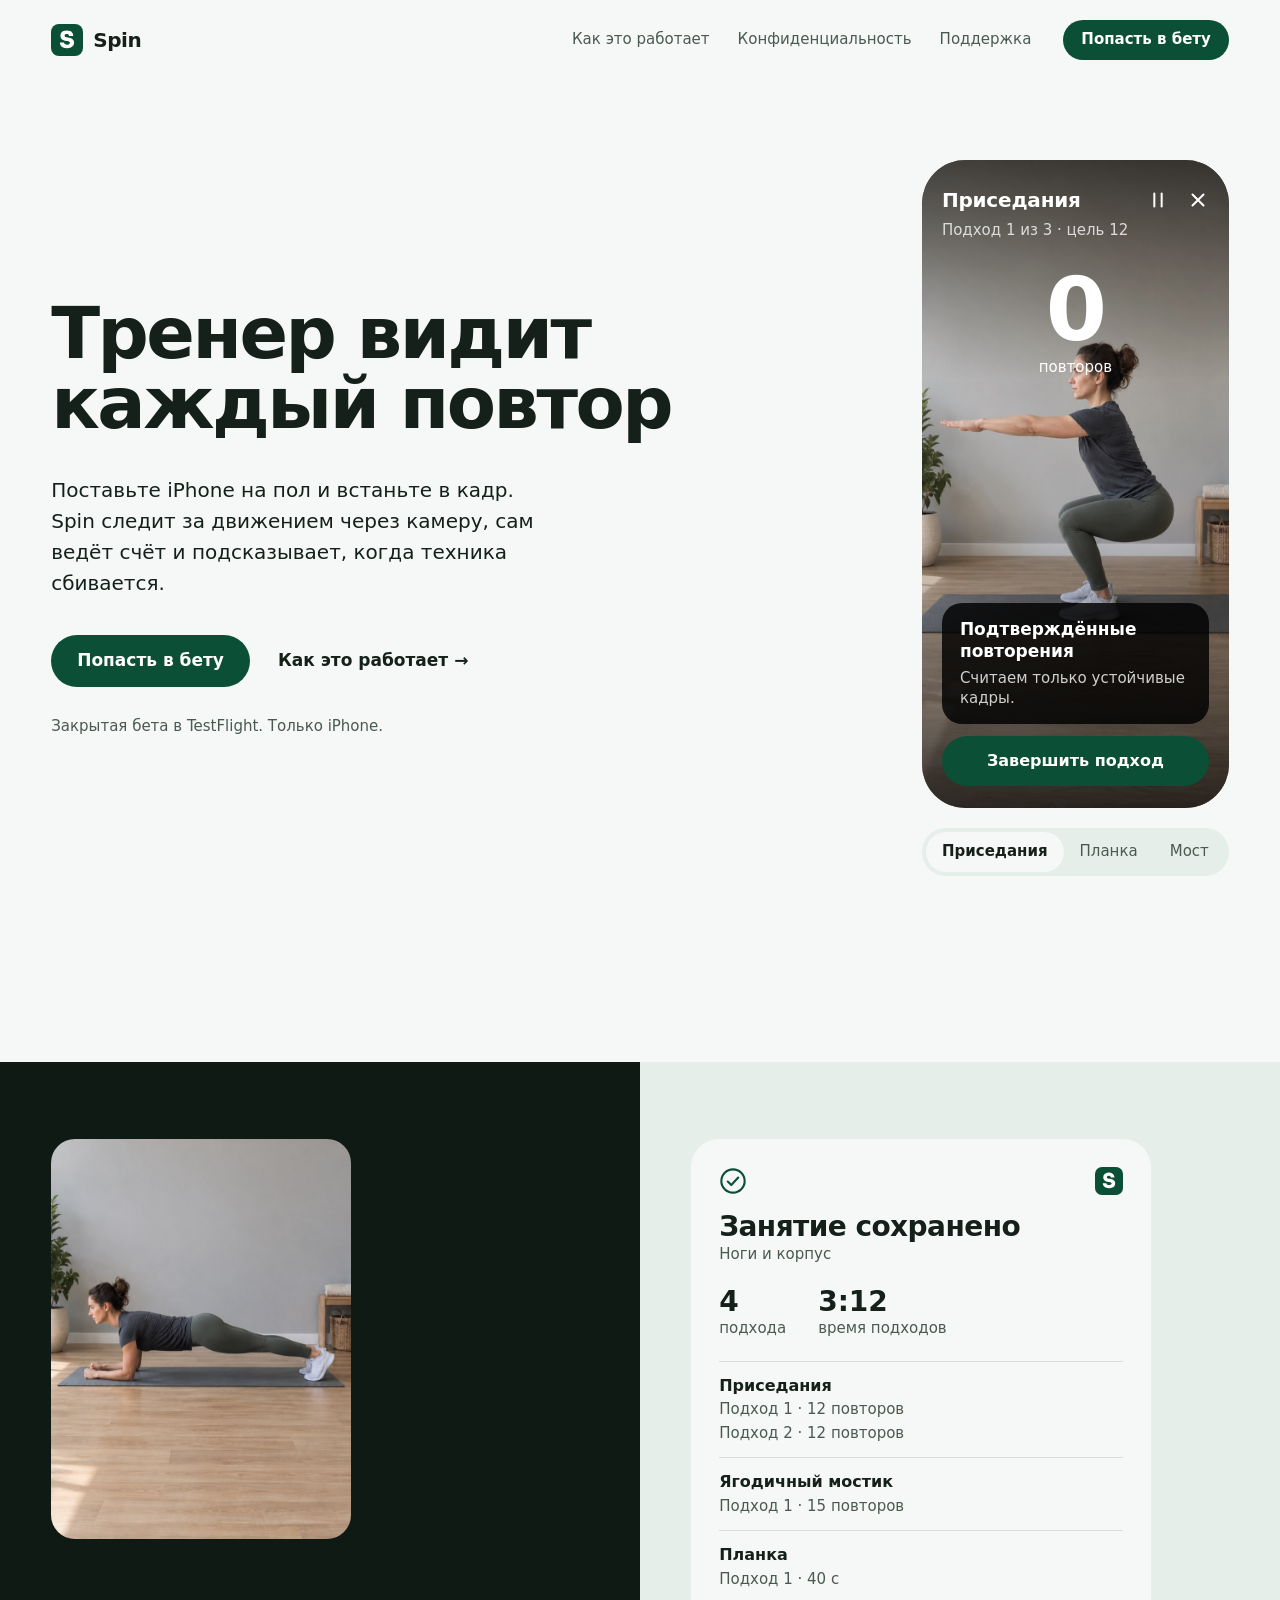
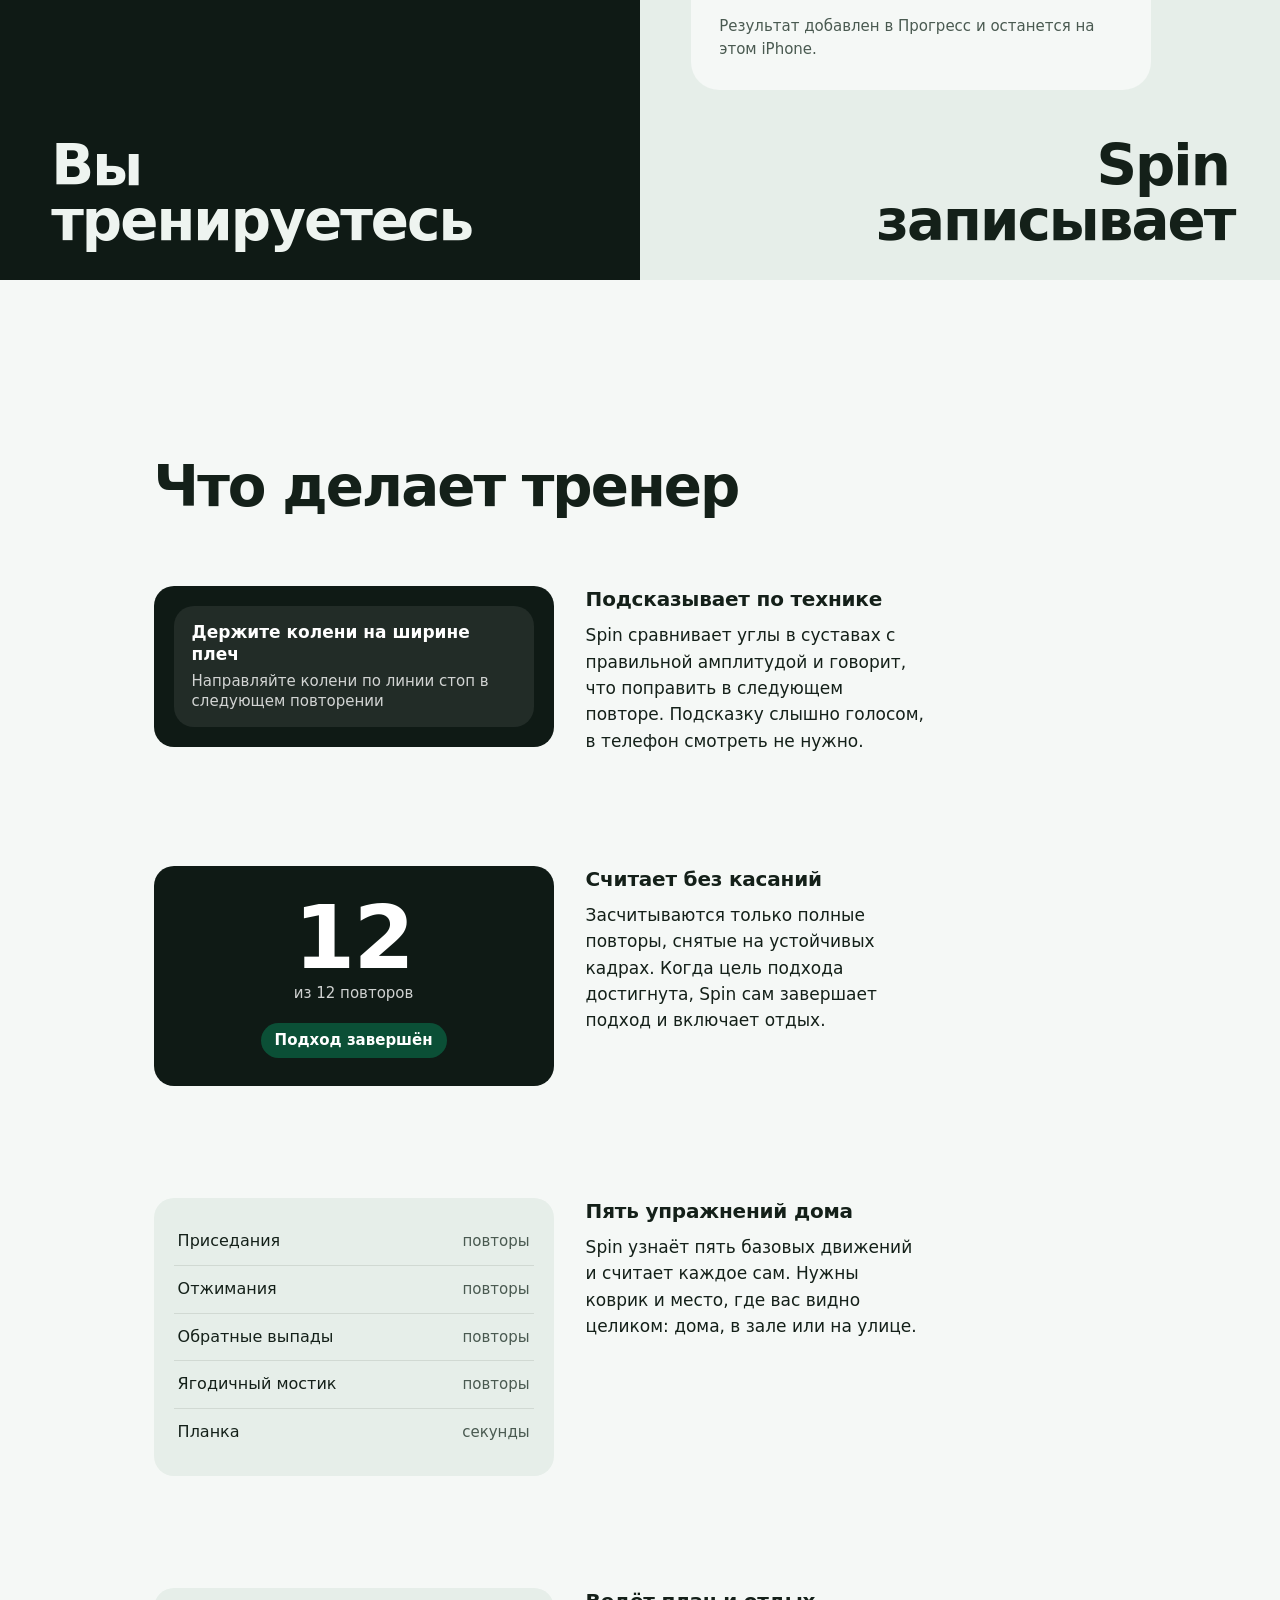
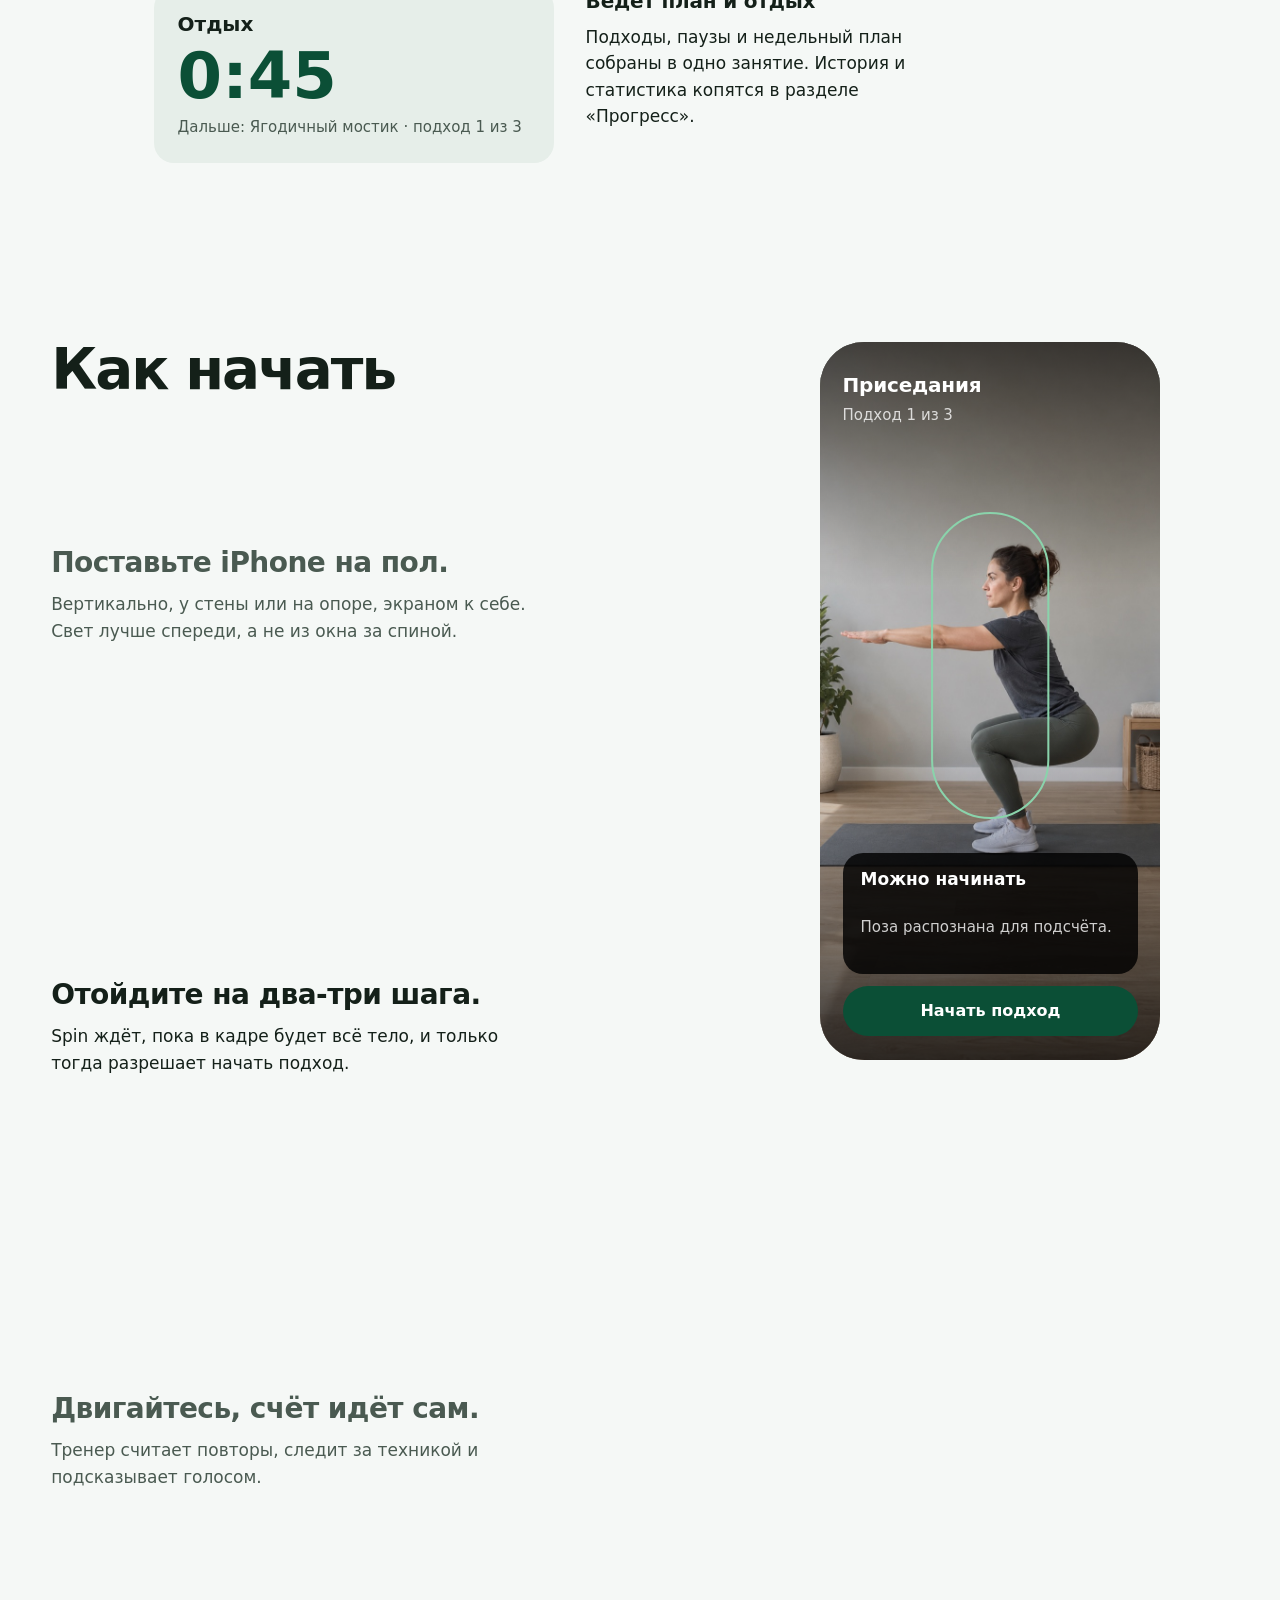
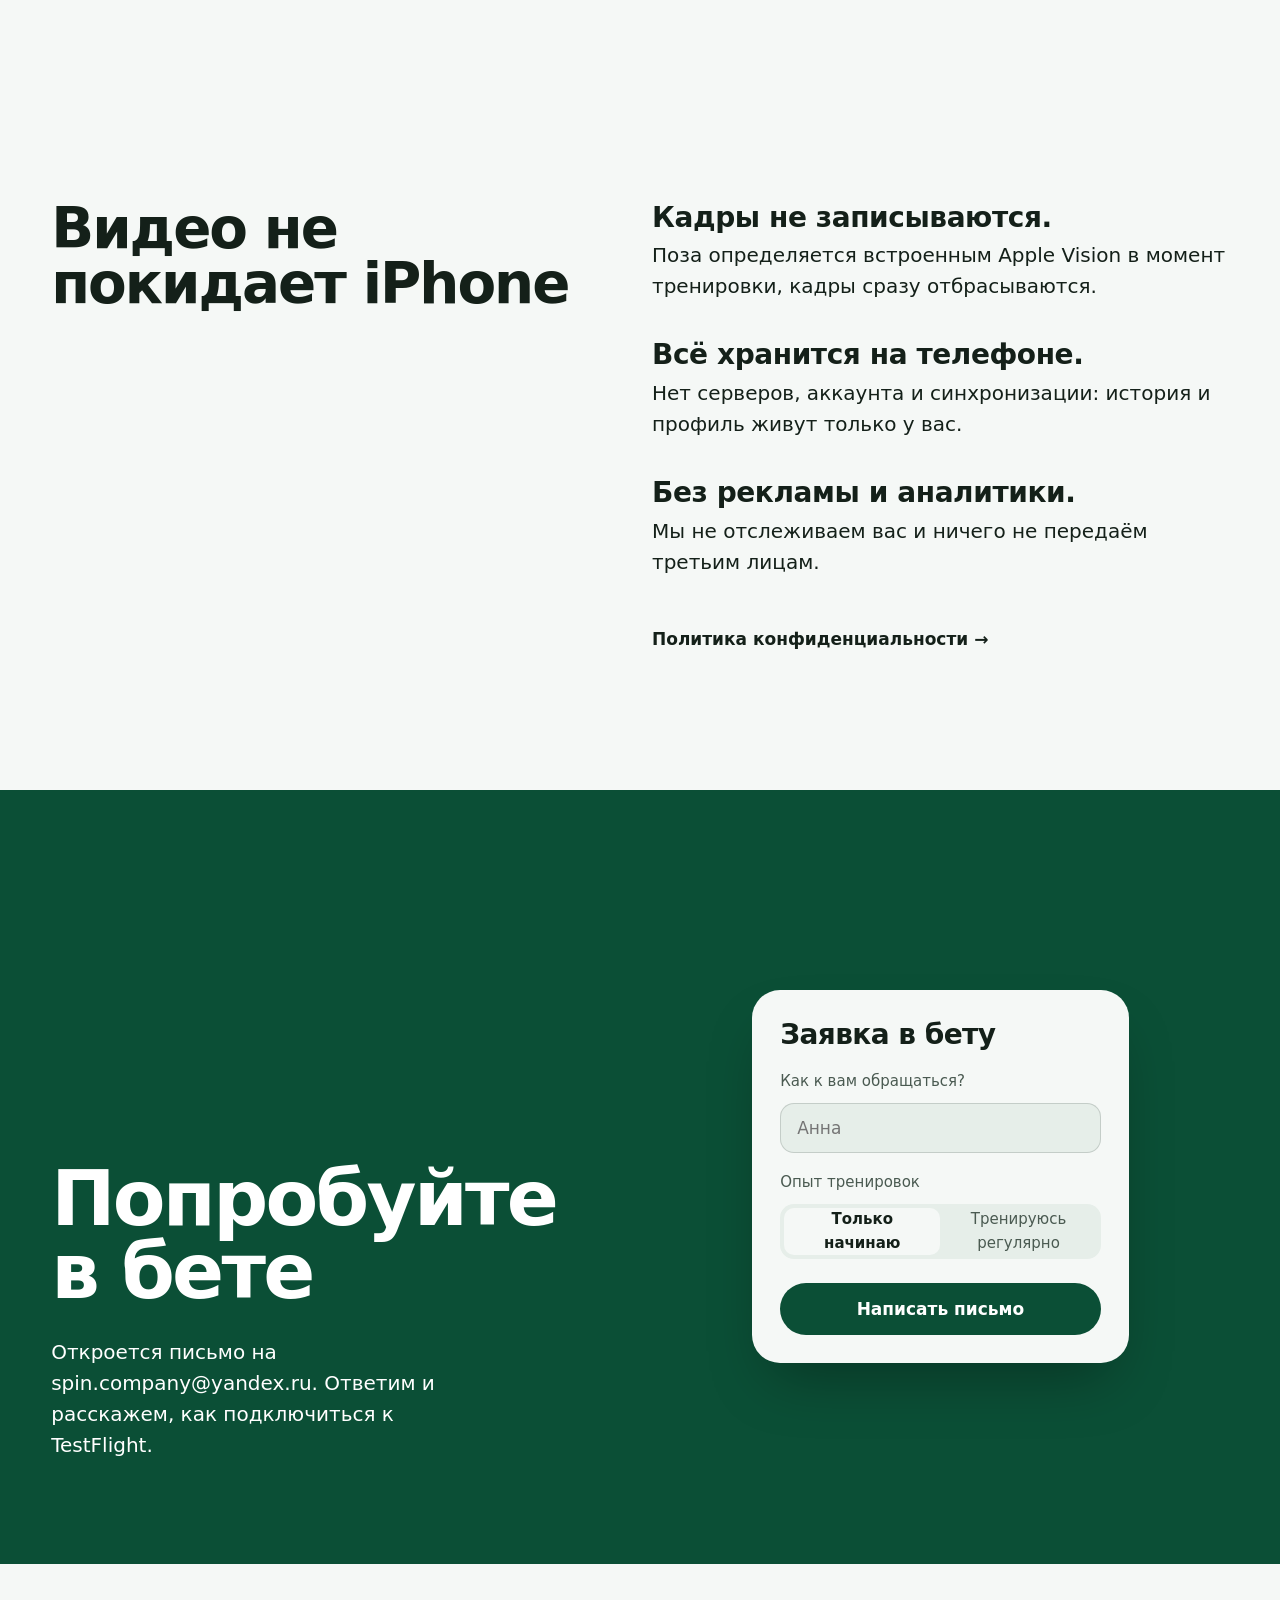
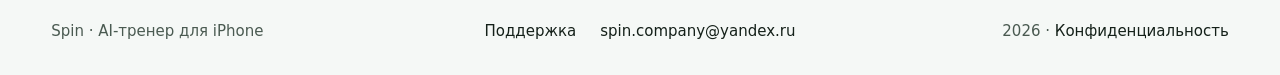
<file: index.html>
<!doctype html>
<html lang="ru">
<head>
<meta charset="utf-8">
<meta name="viewport" content="width=device-width, initial-scale=1, viewport-fit=cover">
<title>Spin — персональный AI-тренер</title>
<meta name="description" content="Spin — персональный AI-тренер: следит за движением через камеру iPhone, сам считает повторы и подсказывает по технике.">
<meta name="theme-color" content="#f5f8f6" media="(prefers-color-scheme: light)">
<meta name="theme-color" content="#0f1512" media="(prefers-color-scheme: dark)">
<link rel="icon" href="assets/icon.svg" type="image/svg+xml">
<link rel="preload" as="image" href="assets/img/camera-squat.jpg">
<link rel="stylesheet" href="assets/home.css">
<script>document.documentElement.classList.add('js')</script>
</head>
<body>

<header class="bar">
  <a class="wordmark" href="./"><img src="assets/icon.svg" alt="" width="32" height="32"><span>Spin</span></a>
  <nav aria-label="Разделы">
    <a href="#how">Как это работает</a>
    <a href="privacy/">Конфиденциальность</a>
    <a href="support/">Поддержка</a>
  </nav>
  <a class="button button-small" href="#beta">Попасть в бету</a>
</header>

<main>

<!-- Hero: the claim on the left, the working camera screen on the right. -->
<section class="hero" aria-labelledby="hero-title">
  <div class="hero-copy">
    <h1 id="hero-title" class="reveal">Тренер видит<br> каждый повтор</h1>
    <p class="hero-lede reveal">Поставьте iPhone на пол и встаньте в кадр. Spin следит за движением через камеру, сам ведёт счёт и подсказывает, когда техника сбивается.</p>
    <div class="hero-actions reveal">
      <a class="button" href="#beta">Попасть в бету</a>
      <a class="text-link" href="#how">Как это работает <span aria-hidden="true">→</span></a>
    </div>
    <p class="hero-note reveal">Закрытая бета в TestFlight. Только iPhone.</p>
  </div>

  <div class="hero-stage">
    <div class="phone" data-ui data-demo aria-label="Экран тренировки Spin: камера, счёт повторов и подсказка" role="img">
      <div class="phone-photos" aria-hidden="true">
        <img class="is-active" data-photo="squat" src="assets/img/camera-squat.jpg" alt="" width="720" height="1555" fetchpriority="high">
        <img data-photo="plank" src="assets/img/camera-plank.jpg" alt="" width="720" height="1556" loading="lazy">
        <img data-photo="bridge" src="assets/img/camera-bridge.jpg" alt="" width="720" height="1556" loading="lazy">
      </div>
      <div class="phone-scrim" aria-hidden="true"></div>
      <div class="phone-ui" aria-hidden="true">
        <div class="phone-head">
          <div><b data-field="title">Приседания</b><span data-field="subtitle">Подход 1 из 3 · цель 12</span></div>
          <div class="phone-icons">
            <svg viewBox="0 0 24 24" width="22" height="22"><path d="M8 5v14M16 5v14" stroke="currentColor" stroke-width="2.2" stroke-linecap="round"/></svg>
            <svg viewBox="0 0 24 24" width="22" height="22"><path d="M6 6l12 12M18 6L6 18" stroke="currentColor" stroke-width="2.2" stroke-linecap="round"/></svg>
          </div>
        </div>
        <div class="phone-metric">
          <span class="metric-value"><span class="digits" data-field="value">0</span></span>
          <span class="metric-unit" data-field="unit">повторов</span>
        </div>
        <div class="phone-foot">
          <div class="cue" data-field="cue">
            <b data-field="cueTitle">Подтверждённые повторения</b>
            <span data-field="cueMessage">Считаем только устойчивые кадры.</span>
          </div>
          <span class="phone-button">Завершить подход</span>
        </div>
      </div>
    </div>
    <div class="switch" role="group" aria-label="Упражнение в примере">
      <button type="button" aria-pressed="true" data-exercise="squat">Приседания</button>
      <button type="button" aria-pressed="false" data-exercise="plank">Планка</button>
      <button type="button" aria-pressed="false" data-exercise="bridge">Мост</button>
    </div>
  </div>
</section>

<!-- Showcase: what the camera sees, and what Spin keeps from it. -->
<section class="split" aria-labelledby="split-title">
  <h2 id="split-title" class="visually-hidden">Вы тренируетесь, Spin записывает</h2>
  <div class="split-in">
    <figure class="split-photo reveal">
      <img src="assets/img/camera-plank.jpg" alt="Человек держит планку на коврике дома, телефон снимает сбоку" width="720" height="1556" loading="lazy">
    </figure>
    <p class="split-word reveal" aria-hidden="true">Вы тренируетесь</p>
  </div>
  <div class="split-out">
    <p class="split-word reveal" aria-hidden="true">Spin записывает</p>
    <div class="result reveal" data-ui>
      <div class="result-head">
        <svg viewBox="0 0 24 24" width="28" height="28" aria-hidden="true"><circle cx="12" cy="12" r="10" fill="none" stroke="currentColor" stroke-width="1.8"/><path d="M7.5 12.5l3 3 6-6.5" fill="none" stroke="currentColor" stroke-width="1.8" stroke-linecap="round" stroke-linejoin="round"/></svg>
        <img src="assets/icon.svg" alt="" width="28" height="28">
      </div>
      <p class="result-title">Занятие сохранено</p>
      <p class="result-sub">Ноги и корпус</p>
      <dl class="result-stats">
        <div><dt>подхода</dt><dd>4</dd></div>
        <div><dt>время подходов</dt><dd>3:12</dd></div>
      </dl>
      <ul class="result-rows">
        <li><b>Приседания</b><span>Подход 1 · 12 повторов</span><span>Подход 2 · 12 повторов</span></li>
        <li><b>Ягодичный мостик</b><span>Подход 1 · 15 повторов</span></li>
        <li><b>Планка</b><span>Подход 1 · 40 с</span></li>
      </ul>
      <p class="result-note">Результат добавлен в Прогресс и останется на этом iPhone.</p>
    </div>
  </div>
</section>

<!-- Features: one small true fragment beside each claim. -->
<section class="features" aria-labelledby="features-title">
  <h2 id="features-title" class="reveal">Что делает тренер</h2>

  <article class="feature">
    <div class="panel panel-dark reveal" data-ui>
      <div class="cue cue-static">
        <b>Держите колени на ширине плеч</b>
        <span>Направляйте колени по линии стоп в следующем повторении</span>
      </div>
    </div>
    <div class="feature-text reveal">
      <h3>Подсказывает по технике</h3>
      <p>Spin сравнивает углы в суставах с правильной амплитудой и говорит, что поправить в следующем повторе. Подсказку слышно голосом, в телефон смотреть не нужно.</p>
    </div>
  </article>

  <article class="feature">
    <div class="panel panel-dark panel-tall reveal" data-ui>
      <div class="mini-metric"><span>12</span><small>из 12 повторов</small></div>
      <p class="mini-note">Подход завершён</p>
    </div>
    <div class="feature-text reveal">
      <h3>Считает без касаний</h3>
      <p>Засчитываются только полные повторы, снятые на устойчивых кадрах. Когда цель подхода достигнута, Spin сам завершает подход и включает отдых.</p>
    </div>
  </article>

  <article class="feature">
    <div class="panel reveal" data-ui>
      <ul class="list">
        <li><span>Приседания</span><small>повторы</small></li>
        <li><span>Отжимания</span><small>повторы</small></li>
        <li><span>Обратные выпады</span><small>повторы</small></li>
        <li><span>Ягодичный мостик</span><small>повторы</small></li>
        <li><span>Планка</span><small>секунды</small></li>
      </ul>
    </div>
    <div class="feature-text reveal">
      <h3>Пять упражнений дома</h3>
      <p>Spin узнаёт пять базовых движений и считает каждое сам. Нужны коврик и место, где вас видно целиком: дома, в зале или на улице.</p>
    </div>
  </article>

  <article class="feature">
    <div class="panel reveal" data-ui>
      <div class="rest">
        <b>Отдых</b>
        <span class="rest-time" data-rest>0:45</span>
        <small>Дальше: Ягодичный мостик · подход 1 из 3</small>
      </div>
    </div>
    <div class="feature-text reveal">
      <h3>Ведёт план и отдых</h3>
      <p>Подходы, паузы и недельный план собраны в одно занятие. История и статистика копятся в разделе «Прогресс».</p>
    </div>
  </article>
</section>

<!-- How it works: the phone stays put while three steps change its state. -->
<section class="how" id="how" aria-labelledby="how-title">
  <div class="how-steps">
    <h2 id="how-title" class="reveal">Как начать</h2>
    <div class="step is-active" data-step="0">
      <h3>Поставьте iPhone на пол.</h3>
      <p>Вертикально, у стены или на опоре, экраном к себе. Свет лучше спереди, а не из окна за спиной.</p>
    </div>
    <div class="step" data-step="1">
      <h3>Отойдите на два-три шага.</h3>
      <p>Spin ждёт, пока в кадре будет всё тело, и только тогда разрешает начать подход.</p>
    </div>
    <div class="step" data-step="2">
      <h3>Двигайтесь, счёт идёт сам.</h3>
      <p>Тренер считает повторы, следит за техникой и подсказывает голосом.</p>
    </div>
  </div>
  <div class="how-stage">
    <div class="phone phone-small" data-ui data-state="0" aria-hidden="true">
      <div class="phone-photos"><img class="is-active" src="assets/img/camera-squat.jpg" alt="" width="720" height="1555" loading="lazy"></div>
      <div class="phone-scrim"></div>
      <div class="phone-ui">
        <div class="phone-head"><div><b>Приседания</b><span>Подход 1 из 3</span></div></div>
        <div class="how-guide"></div>
        <div class="phone-metric how-live"><span class="metric-value">3</span><span class="metric-unit">повтора</span></div>
        <div class="phone-foot">
          <div class="cue how-cue" data-for="0"><b>Займите исходное положение</b><span>Проверьте положение телефона и границы кадра.</span></div>
          <div class="cue how-cue" data-for="1"><b>Можно начинать</b><span>Поза распознана для подсчёта.</span></div>
          <div class="cue how-cue" data-for="2"><b>Подтверждённые повторения</b><span>Считаем только устойчивые кадры.</span></div>
          <span class="phone-button">Начать подход</span>
        </div>
      </div>
    </div>
  </div>
</section>

<!-- Privacy: a fact the visitor should take away, stated plainly. -->
<section class="private" aria-labelledby="private-title">
  <h2 id="private-title" class="reveal">Видео не покидает iPhone</h2>
  <ul class="private-list">
    <li class="reveal"><b>Кадры не записываются.</b> Поза определяется встроенным Apple Vision в момент тренировки, кадры сразу отбрасываются.</li>
    <li class="reveal"><b>Всё хранится на телефоне.</b> Нет серверов, аккаунта и синхронизации: история и профиль живут только у вас.</li>
    <li class="reveal"><b>Без рекламы и аналитики.</b> Мы не отслеживаем вас и ничего не передаём третьим лицам.</li>
  </ul>
  <p class="reveal"><a class="text-link" href="privacy/">Политика конфиденциальности <span aria-hidden="true">→</span></a></p>
</section>

<!-- CTA: the beta request, already open. -->
<section class="beta" id="beta" aria-labelledby="beta-title">
  <div class="beta-copy">
    <h2 id="beta-title" class="reveal">Попробуйте в бете</h2>
    <p class="reveal">Откроется письмо на spin.company@yandex.ru. Ответим и расскажем, как подключиться к TestFlight.</p>
  </div>
  <form class="sheet reveal" data-ui data-beta action="mailto:spin.company@yandex.ru" method="get">
    <p class="sheet-title">Заявка в бету</p>
    <label for="beta-name">Как к вам обращаться?</label>
    <input id="beta-name" name="name" type="text" autocomplete="given-name" placeholder="Анна">
    <p class="sheet-label" id="beta-level-label">Опыт тренировок</p>
    <div class="segmented" role="radiogroup" aria-labelledby="beta-level-label">
      <label><input type="radio" name="level" value="Только начинаю" checked><span>Только начинаю</span></label>
      <label><input type="radio" name="level" value="Тренируюсь регулярно"><span>Тренируюсь регулярно</span></label>
    </div>
    <button class="button button-wide" type="submit">Написать письмо</button>
  </form>
</section>

</main>

<footer class="foot">
  <span>Spin · AI-тренер для iPhone</span>
  <span class="foot-links"><a href="support/">Поддержка</a><a href="mailto:spin.company@yandex.ru">spin.company@yandex.ru</a></span>
  <span class="foot-end">2026 · <a href="privacy/">Конфиденциальность</a></span>
</footer>

<script src="assets/home.js" defer></script>
</body>
</html>
</file>
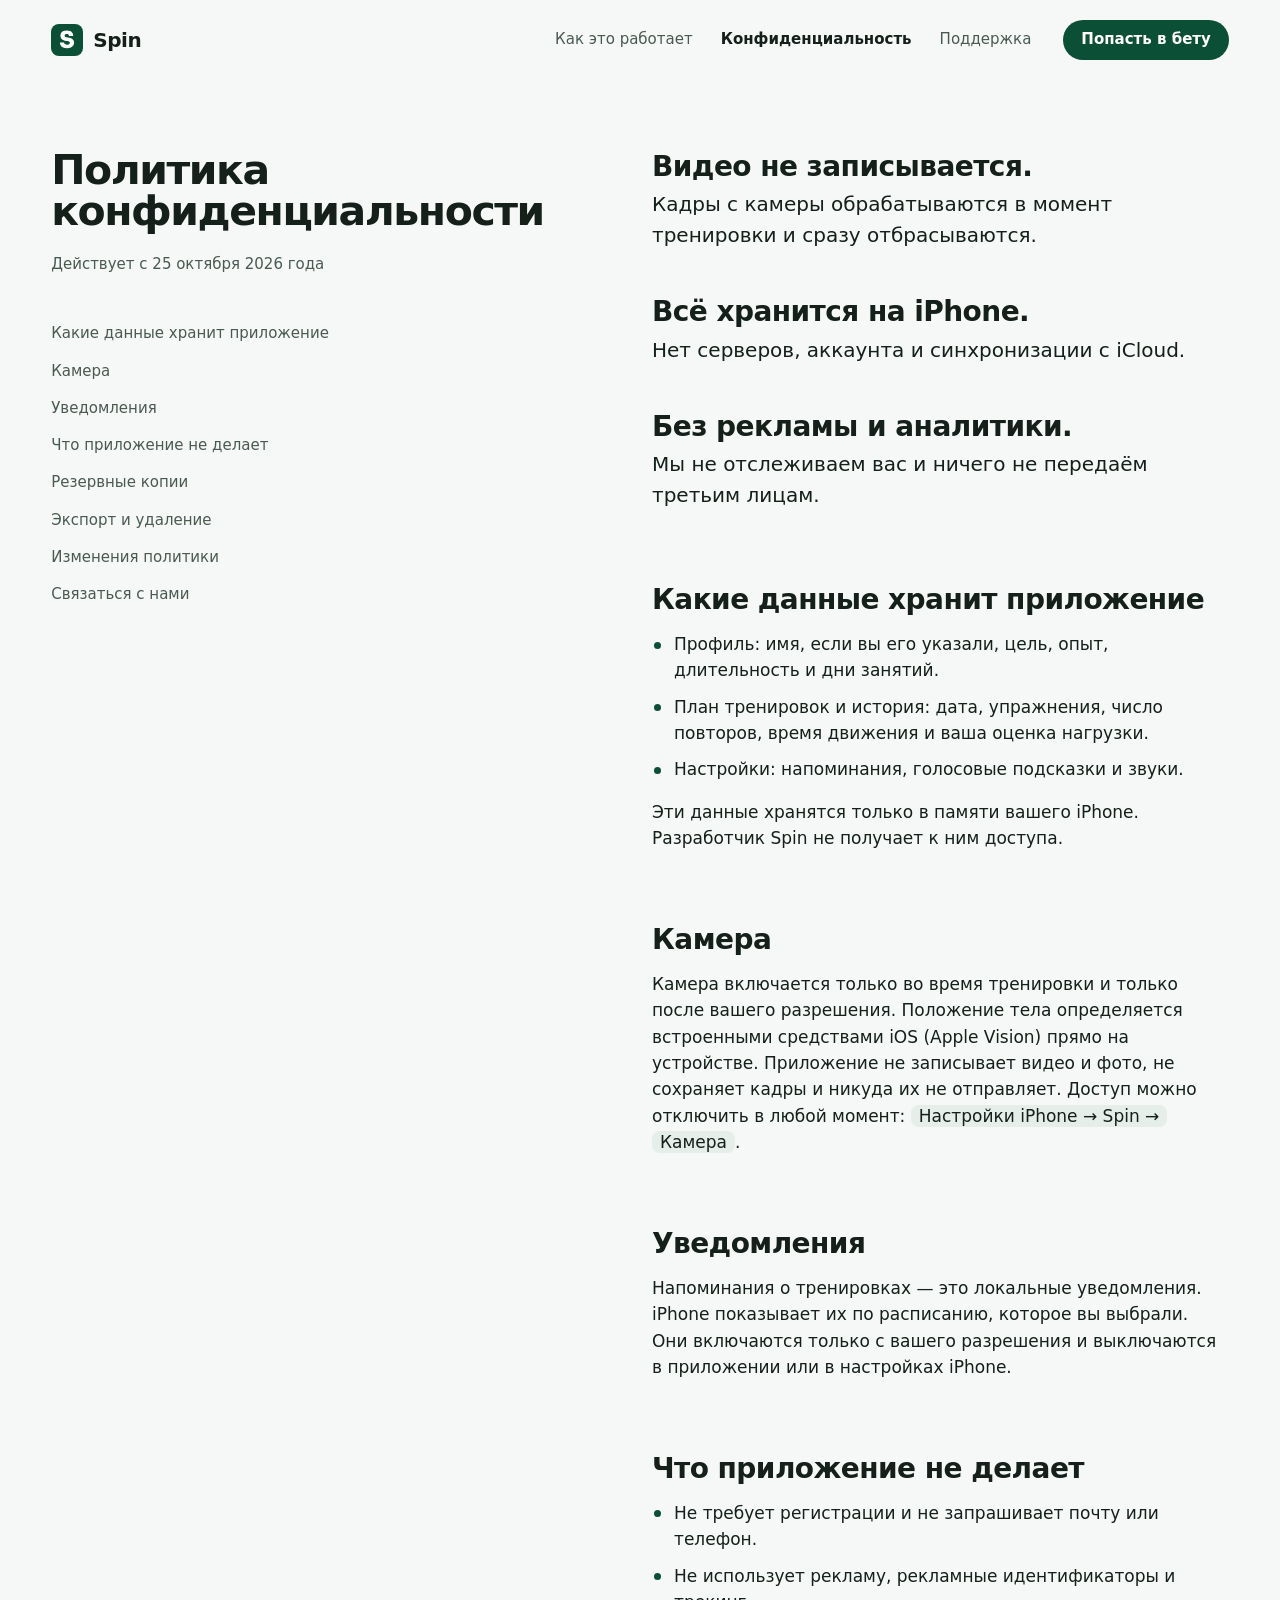
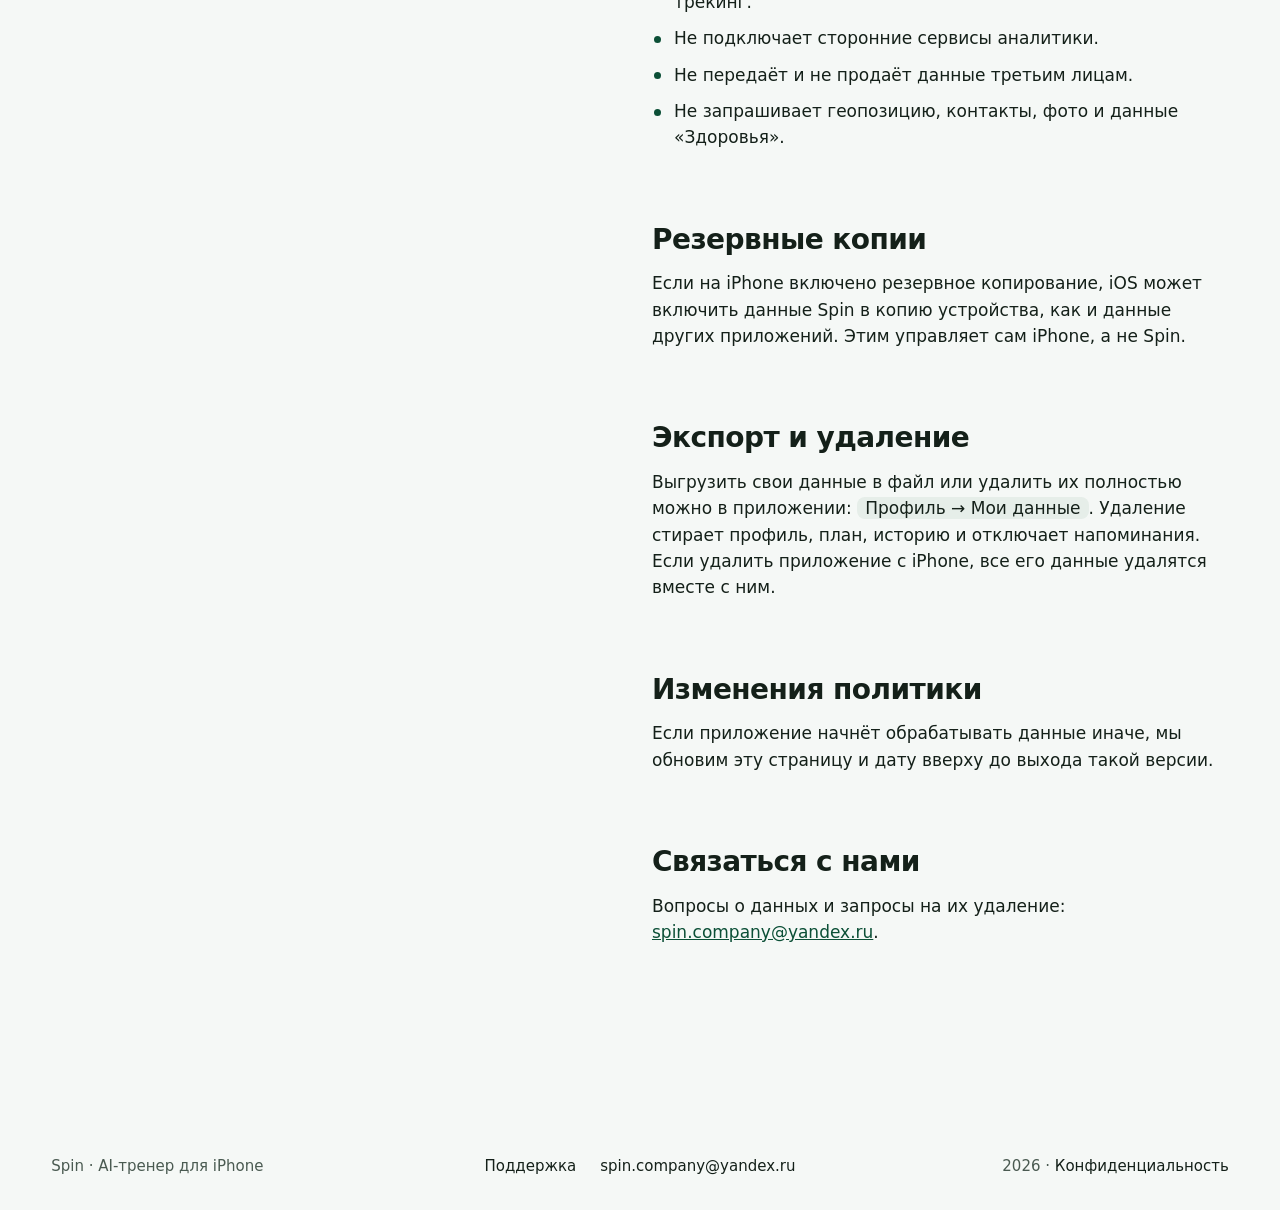
<file: privacy/index.html>
<!doctype html>
<html lang="ru">
<head>
<meta charset="utf-8">
<meta name="viewport" content="width=device-width, initial-scale=1, viewport-fit=cover">
<title>Политика конфиденциальности — Spin</title>
<meta name="description" content="Какие данные хранит Spin: всё остаётся на iPhone, видео не записывается.">
<meta name="theme-color" content="#f5f8f6" media="(prefers-color-scheme: light)">
<meta name="theme-color" content="#0f1512" media="(prefers-color-scheme: dark)">
<link rel="icon" href="../assets/icon.svg" type="image/svg+xml">
<link rel="stylesheet" href="../assets/home.css">
<link rel="stylesheet" href="../assets/legal.css">
<script>document.documentElement.classList.add('js')</script>
</head>
<body>

<header class="bar">
  <a class="wordmark" href="../"><img src="../assets/icon.svg" alt="" width="32" height="32"><span>Spin</span></a>
  <nav aria-label="Разделы">
    <a href="../#how">Как это работает</a>
    <a href="../privacy/" aria-current="page">Конфиденциальность</a>
    <a href="../support/">Поддержка</a>
  </nav>
  <a class="button button-small" href="../#beta">Попасть в бету</a>
</header>

<main class="doc">
  <div class="doc-head">
    <h1 id="privacy-title" class="reveal">Политика конфиденциальности</h1>
    <p class="doc-meta reveal">Действует с 25 октября 2026 года</p>
    <nav class="doc-index reveal" aria-label="Разделы политики">
      <a href="#data">Какие данные хранит приложение</a>
      <a href="#camera">Камера</a>
      <a href="#notifications">Уведомления</a>
      <a href="#never">Что приложение не делает</a>
      <a href="#backups">Резервные копии</a>
      <a href="#export">Экспорт и удаление</a>
      <a href="#changes">Изменения политики</a>
      <a href="#contact">Связаться с нами</a>
    </nav>
  </div>
  <article class="doc-body" aria-labelledby="privacy-title">
    <div class="facts">
      <p class="reveal"><b>Видео не записывается.</b> Кадры с камеры обрабатываются в момент тренировки и сразу отбрасываются.</p>
      <p class="reveal"><b>Всё хранится на iPhone.</b> Нет серверов, аккаунта и синхронизации с iCloud.</p>
      <p class="reveal"><b>Без рекламы и аналитики.</b> Мы не отслеживаем вас и ничего не передаём третьим лицам.</p>
    </div>

    <h2 id="data" class="reveal">Какие данные хранит приложение</h2>
    <ul>
      <li>Профиль: имя, если вы его указали, цель, опыт, длительность и дни занятий.</li>
      <li>План тренировок и история: дата, упражнения, число повторов, время движения и ваша оценка нагрузки.</li>
      <li>Настройки: напоминания, голосовые подсказки и звуки.</li>
    </ul>
    <p>Эти данные хранятся только в памяти вашего iPhone. Разработчик Spin не получает к ним доступа.</p>

    <h2 id="camera" class="reveal">Камера</h2>
    <p>Камера включается только во время тренировки и только после вашего разрешения. Положение тела определяется встроенными средствами iOS (Apple Vision) прямо на устройстве. Приложение не записывает видео и фото, не сохраняет кадры и никуда их не отправляет. Доступ можно отключить в любой момент: <span class="path">Настройки iPhone → Spin → Камера</span>.</p>

    <h2 id="notifications" class="reveal">Уведомления</h2>
    <p>Напоминания о тренировках — это локальные уведомления. iPhone показывает их по расписанию, которое вы выбрали. Они включаются только с вашего разрешения и выключаются в приложении или в настройках iPhone.</p>

    <h2 id="never" class="reveal">Что приложение не делает</h2>
    <ul>
      <li>Не требует регистрации и не запрашивает почту или телефон.</li>
      <li>Не использует рекламу, рекламные идентификаторы и трекинг.</li>
      <li>Не подключает сторонние сервисы аналитики.</li>
      <li>Не передаёт и не продаёт данные третьим лицам.</li>
      <li>Не запрашивает геопозицию, контакты, фото и данные «Здоровья».</li>
    </ul>

    <h2 id="backups" class="reveal">Резервные копии</h2>
    <p>Если на iPhone включено резервное копирование, iOS может включить данные Spin в копию устройства, как и данные других приложений. Этим управляет сам iPhone, а не Spin.</p>

    <h2 id="export" class="reveal">Экспорт и удаление</h2>
    <p>Выгрузить свои данные в файл или удалить их полностью можно в приложении: <span class="path">Профиль → Мои данные</span>. Удаление стирает профиль, план, историю и отключает напоминания. Если удалить приложение с iPhone, все его данные удалятся вместе с ним.</p>

    <h2 id="changes" class="reveal">Изменения политики</h2>
    <p>Если приложение начнёт обрабатывать данные иначе, мы обновим эту страницу и дату вверху до выхода такой версии.</p>

    <h2 id="contact" class="reveal">Связаться с нами</h2>
    <p>Вопросы о данных и запросы на их удаление: <a href="mailto:spin.company@yandex.ru">spin.company@yandex.ru</a>.</p>
  </article>
</main>

<footer class="foot">
  <span>Spin · AI-тренер для iPhone</span>
  <span class="foot-links"><a href="../support/">Поддержка</a><a href="mailto:spin.company@yandex.ru">spin.company@yandex.ru</a></span>
  <span class="foot-end">2026 · <a href="../privacy/">Конфиденциальность</a></span>
</footer>

<script src="../assets/home.js" defer></script>
</body>
</html>
</file>
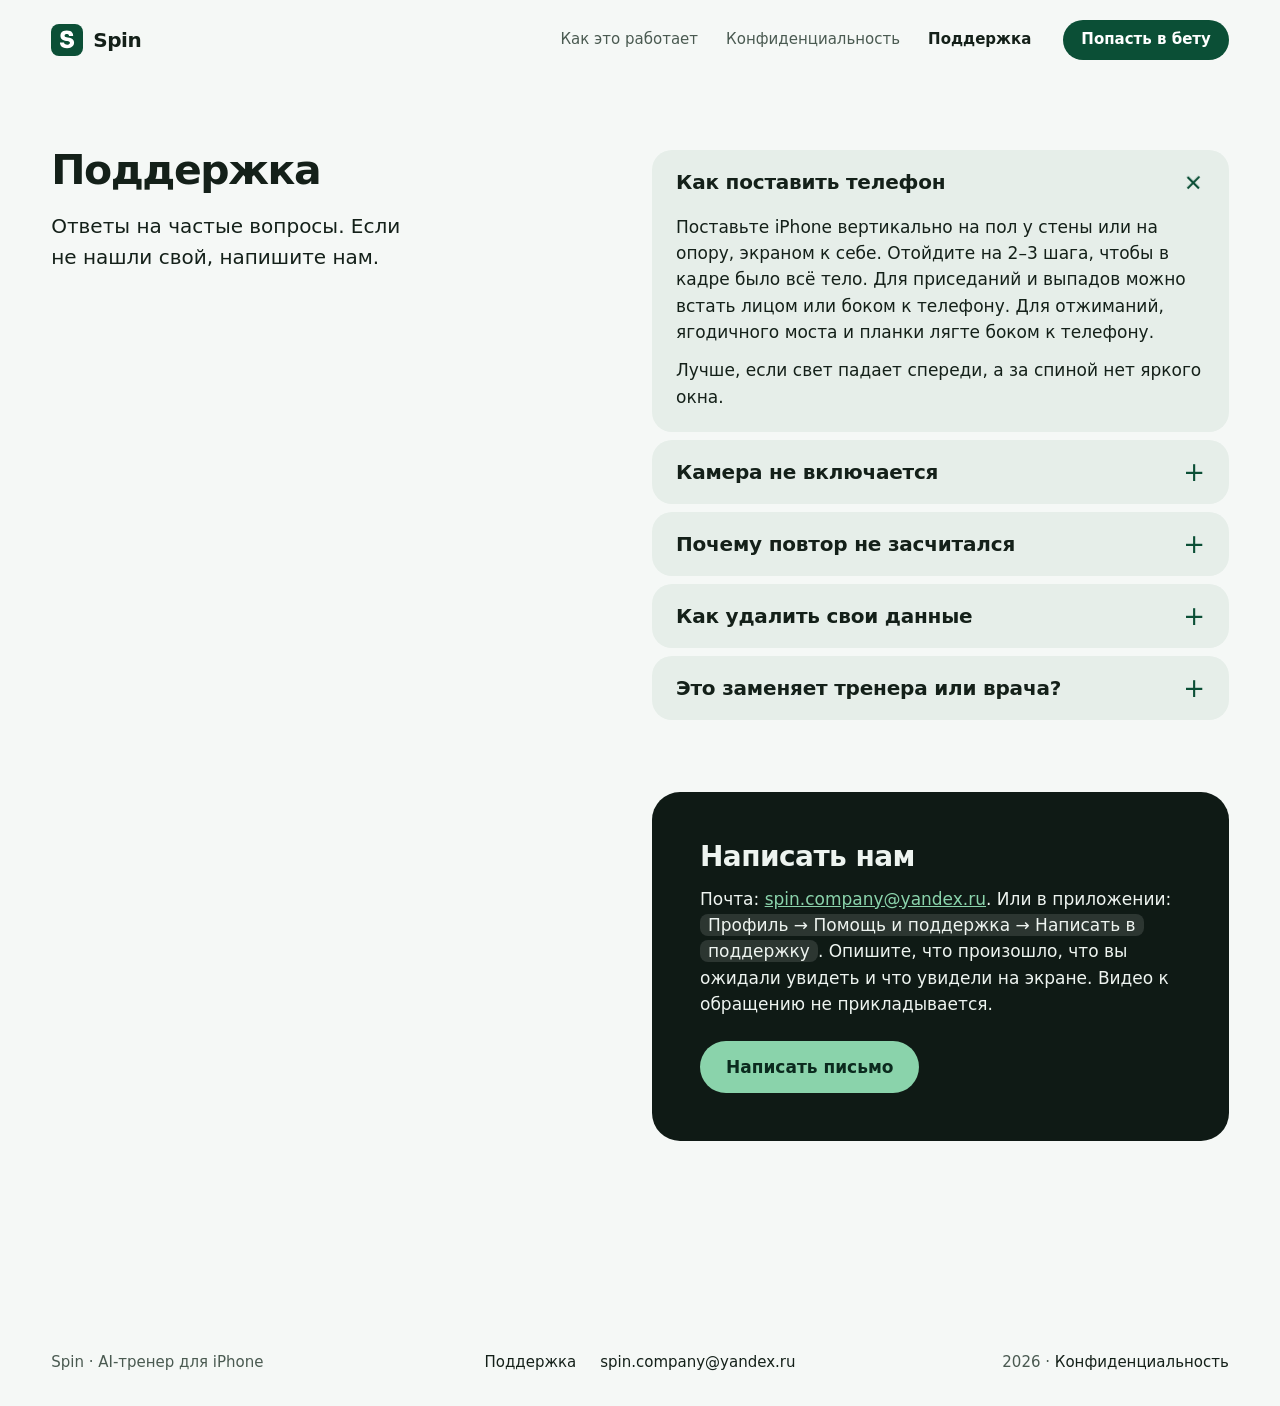
<file: support/index.html>
<!doctype html>
<html lang="ru">
<head>
<meta charset="utf-8">
<meta name="viewport" content="width=device-width, initial-scale=1, viewport-fit=cover">
<title>Поддержка — Spin</title>
<meta name="description" content="Ответы на частые вопросы о Spin и контакт поддержки.">
<meta name="theme-color" content="#f5f8f6" media="(prefers-color-scheme: light)">
<meta name="theme-color" content="#0f1512" media="(prefers-color-scheme: dark)">
<link rel="icon" href="../assets/icon.svg" type="image/svg+xml">
<link rel="stylesheet" href="../assets/home.css">
<link rel="stylesheet" href="../assets/legal.css">
<script>document.documentElement.classList.add('js')</script>
</head>
<body>

<header class="bar">
  <a class="wordmark" href="../"><img src="../assets/icon.svg" alt="" width="32" height="32"><span>Spin</span></a>
  <nav aria-label="Разделы">
    <a href="../#how">Как это работает</a>
    <a href="../privacy/">Конфиденциальность</a>
    <a href="../support/" aria-current="page">Поддержка</a>
  </nav>
  <a class="button button-small" href="../#beta">Попасть в бету</a>
</header>

<main class="doc">
  <div class="doc-head">
    <h1 id="support-title" class="reveal">Поддержка</h1>
    <p class="doc-lede reveal">Ответы на частые вопросы. Если не нашли свой, напишите нам.</p>
  </div>
  <article class="doc-body" aria-labelledby="support-title">
    <div class="faq">

      <details class="reveal" open>
        <summary>Как поставить телефон</summary>
        <div>
          <p>Поставьте iPhone вертикально на пол у стены или на опору, экраном к себе. Отойдите на 2–3 шага, чтобы в кадре было всё тело. Для приседаний и выпадов можно встать лицом или боком к телефону. Для отжиманий, ягодичного моста и планки лягте боком к телефону.</p>
          <p>Лучше, если свет падает спереди, а за спиной нет яркого окна.</p>
        </div>
      </details>
      <details class="reveal">
        <summary>Камера не включается</summary>
        <div>
          <p>Проверьте доступ: <span class="path">Настройки iPhone → Spin → Камера</span>. Если переключателя нет или он неактивен, доступ может ограничивать «Экранное время».</p>
          <p>Если камера занята другим приложением, закройте его и вернитесь в Spin.</p>
        </div>
      </details>
      <details class="reveal">
        <summary>Почему повтор не засчитался</summary>
        <div>
          <p>Повтор засчитывается, когда вы возвращаетесь в исходное положение после полной амплитуды. Если тело на мгновение вышло из кадра или его закрыл предмет, приложение не засчитает движение, чтобы не ошибиться. Проверьте, что вы целиком в кадре, и продолжайте.</p>
          <p>Все пять упражнений считаются автоматически. Для планки засчитывается время, пока корпус держится ровно.</p>
        </div>
      </details>
      <details class="reveal">
        <summary>Как удалить свои данные</summary>
        <div>
          <p>Откройте <span class="path">Профиль → Мои данные → Удалить все данные</span>. Действие нельзя отменить, поэтому перед этим можно выгрузить данные в файл.</p>
        </div>
      </details>
      <details class="reveal">
        <summary>Это заменяет тренера или врача?</summary>
        <div>
          <p>Нет. Подсказки Spin помогают заниматься регулярно, но не заменяют очную консультацию. Если движение вызывает боль, остановитесь.</p>
        </div>
      </details>
    </div>

    <section class="contact reveal" id="contact" aria-labelledby="contact-title">
      <h2 id="contact-title">Написать нам</h2>
      <p>Почта: <a href="mailto:spin.company@yandex.ru">spin.company@yandex.ru</a>. Или в приложении: <span class="path">Профиль → Помощь и поддержка → Написать в поддержку</span>. Опишите, что произошло, что вы ожидали увидеть и что увидели на экране. Видео к обращению не прикладывается.</p>
      <a class="button" href="mailto:spin.company@yandex.ru?subject=Spin%3A%20%D0%B2%D0%BE%D0%BF%D1%80%D0%BE%D1%81">Написать письмо</a>
    </section>
  </article>
</main>

<footer class="foot">
  <span>Spin · AI-тренер для iPhone</span>
  <span class="foot-links"><a href="../support/">Поддержка</a><a href="mailto:spin.company@yandex.ru">spin.company@yandex.ru</a></span>
  <span class="foot-end">2026 · <a href="../privacy/">Конфиденциальность</a></span>
</footer>

<script src="../assets/home.js" defer></script>
</body>
</html>
</file>
<file: assets/home.css>
/* Spin home. Brand palette and the iOS system face, so the page and the app read as one thing.
   Interface fragments carry data-ui and keep the app's own conventions inside them. */

*, *::before, *::after { box-sizing: border-box; }
html { -webkit-text-size-adjust: 100%; }
body, h1, h2, h3, p, ul, dl, dd, figure { margin: 0; }
ul { padding: 0; list-style: none; }
img { display: block; max-width: 100%; height: auto; }
button, input { font: inherit; color: inherit; }

:root {
  --bg: #f5f8f6;
  --surface: #e6eee9;
  --ink: #142019;
  --muted: #4a5a51;
  --accent: #0B4F36;
  --on-accent: #ffffff;
  --field: #0f1a15;
  --on-field: #eef4f0;
  --mint: #8AD3AB;

  --font: system-ui, -apple-system, "SF Pro Text", "Segoe UI", Roboto, sans-serif;
  --font-display: system-ui, -apple-system, "SF Pro Display", "Segoe UI", Roboto, sans-serif;

  --margin: clamp(16px, 4vw, 56px);
  --max: 1320px;
  --gap-section: clamp(120px, 14vw, 200px);
  --radius: 999px;
  --inset: max(var(--margin), calc((100vw - var(--max)) / 2 + var(--margin)));

  --ease-out: cubic-bezier(0.22, 1, 0.36, 1);
  --ease-expo: cubic-bezier(0.16, 1, 0.3, 1);
  --ease-in-out: cubic-bezier(0.76, 0, 0.24, 1);
  --t-press: 140ms;
  --t-hover: 180ms;
  --t-ui: 240ms;
  --t-reveal: 800ms;
  color-scheme: light;
}
@media (prefers-color-scheme: dark) {
  :root:not([data-theme="light"]) {
    --bg: #0f1512; --surface: #18221d; --ink: #e8f0eb; --muted: #a3b3aa;
    --accent: #8AD3AB; --on-accent: #0b2a1e; --field: #070b09; --on-field: #e8f0eb;
    color-scheme: dark;
  }
}
:root[data-theme="dark"] {
  --bg: #0f1512; --surface: #18221d; --ink: #e8f0eb; --muted: #a3b3aa;
  --accent: #8AD3AB; --on-accent: #0b2a1e; --field: #070b09; --on-field: #e8f0eb;
  color-scheme: dark;
}

body {
  background: var(--bg); color: var(--ink);
  font: 17px/1.55 var(--font);
  -webkit-font-smoothing: antialiased;
}
a { color: inherit; }
:focus-visible { outline: 2px solid var(--accent); outline-offset: 3px; border-radius: 4px; }
.visually-hidden {
  position: absolute; width: 1px; height: 1px; overflow: hidden;
  clip: rect(0 0 0 0); clip-path: inset(50%); white-space: nowrap;
}

h1, h2, .split-word {
  font-family: var(--font-display); font-weight: 700;
  letter-spacing: -0.035em; line-height: 0.98; text-wrap: balance;
}
h3 { font: 600 20px/1.3 var(--font-display); letter-spacing: -0.01em; }

/* Controls */
.button {
  display: inline-flex; align-items: center; justify-content: center;
  min-height: 52px; padding: 0 26px; border: 0; border-radius: var(--radius);
  background: var(--accent); color: var(--on-accent);
  font-weight: 600; font-size: 17px; text-decoration: none; cursor: pointer;
  transition: transform var(--t-press) var(--ease-out), background-color var(--t-hover) ease;
}
.button:hover { background: color-mix(in srgb, var(--accent) 86%, var(--ink)); }
.button:active { transform: scale(0.97); }
.button-small { min-height: 40px; padding: 0 18px; font-size: 15px; }
.button-wide { width: 100%; }
.text-link {
  display: inline-flex; gap: 6px; align-items: center; min-height: 44px;
  font-weight: 600; text-decoration: none; color: var(--ink);
}
.text-link span { transition: transform var(--t-ui) var(--ease-out); }
.text-link:hover span { transform: translateX(4px); }

/* Top bar: wordmark, three plain links, one action. */
.bar {
  max-width: var(--max); margin: 0 auto;
  padding: max(20px, env(safe-area-inset-top)) var(--margin) 0;
  display: flex; align-items: center; gap: 32px;
}
.wordmark { display: flex; align-items: center; gap: 10px; text-decoration: none; font: 700 20px/1 var(--font-display); letter-spacing: -0.02em; }
.wordmark img { border-radius: 8px; }
.bar nav { display: flex; gap: 28px; margin-left: auto; font-size: 15px; }
.bar nav a { text-decoration: none; color: var(--muted); transition: color var(--t-hover) ease; }
.bar nav a:hover { color: var(--ink); }

main > section { max-width: var(--max); margin: 0 auto; padding-inline: var(--margin); }

/* Hero */
.hero {
  display: grid; grid-template-columns: repeat(12, 1fr); column-gap: 24px;
  align-items: center; min-height: min(100svh, 980px);
  padding-block: 48px 32px;
}
.hero-copy { grid-column: 1 / span 7; }
.hero h1 { font-size: clamp(44px, 5.6vw, 84px); }
.hero-lede { margin-top: 36px; font-size: 20px; max-width: 32rem; }
.hero-actions { display: flex; flex-wrap: wrap; align-items: center; gap: 12px 28px; margin-top: 36px; }
.hero-note { margin-top: 28px; color: var(--muted); font-size: 15px; }
.hero-stage { grid-column: 9 / span 4; justify-self: end; display: grid; justify-items: center; gap: 20px; max-width: 100%; }
.hero-stage .phone { --w: min(380px, 82vw, calc((100svh - 190px) * 9 / 19)); }

/* The phone screen: a crop of the real camera screen, not a device frame. */
.phone {
  --w: min(380px, 82vw);
  position: relative; width: min(var(--w), 100%); aspect-ratio: 9 / 19;
  border-radius: calc(var(--w) * 0.13); overflow: hidden; isolation: isolate;
  background: #1c1f1d; color: #fff;
  font-family: var(--font); -webkit-font-smoothing: antialiased;
}
.phone-photos img {
  position: absolute; inset: 0; width: 100%; height: 100%; object-fit: cover;
  opacity: 0; transition: opacity 1.2s var(--ease-in-out);
}
.phone-photos img.is-active { opacity: 1; }
.phone-scrim {
  position: absolute; inset: 0;
  background: linear-gradient(rgba(0,0,0,.62), rgba(0,0,0,0) 34%, rgba(0,0,0,0) 54%, rgba(0,0,0,.78)); /* taste-skill-ignore: scrim over the camera photo inside data-ui */
}
.phone-ui { position: absolute; inset: 0; display: flex; flex-direction: column; padding: 8% 6.5% 7%; }
.phone-head { display: flex; justify-content: space-between; gap: 12px; }
.phone-head b { display: block; font-size: 20px; font-weight: 700; letter-spacing: -0.01em; }
.phone-head span { font-size: 15px; color: rgba(255,255,255,.78); }
.phone-icons { display: flex; gap: 18px; padding-top: 4px; }
.phone-metric { margin-top: 9%; display: grid; justify-items: center; }
.metric-value {
  display: block; height: 1em; overflow: hidden;
  font: 700 clamp(64px, 20vw, 88px)/1 ui-rounded, "SF Pro Rounded", var(--font);
  font-variant-numeric: tabular-nums; letter-spacing: -0.02em;
}
.digits { display: block; }
.metric-unit { font-size: 15px; margin-top: 2px; }
.phone-foot { margin-top: auto; display: grid; gap: 12px; }
.cue {
  display: grid; gap: 6px; padding: 16px 18px; border-radius: 20px;
  background: rgba(0,0,0,.82); color: #fff;
}
.cue b { font-size: 17px; font-weight: 700; line-height: 1.25; }
.cue span { font-size: 15px; line-height: 1.35; color: rgba(255,255,255,.8); }
.phone-button {
  display: grid; place-items: center; min-height: 50px; border-radius: 999px;
  background: #0B4F36; color: #fff; font-weight: 600; font-size: 16px;
}

/* The live thing: pick the exercise the screen shows. */
.switch { display: inline-flex; padding: 4px; border-radius: 999px; background: var(--surface); }
.switch button {
  border: 0; background: transparent; min-height: 40px; padding: 0 16px; border-radius: 999px;
  font-size: 15px; font-weight: 500; color: var(--muted); cursor: pointer;
  transition: background-color var(--t-ui) var(--ease-out), color var(--t-hover) ease, transform var(--t-press) var(--ease-out);
}
.switch button:hover { color: var(--ink); }
.switch button:active { transform: scale(0.96); }
.switch button[aria-pressed="true"] { background: var(--bg); color: var(--ink); font-weight: 600; }

/* Showcase: what the camera sees, and what Spin keeps. */
main > section.split {
  max-width: none; padding: 0; margin-top: clamp(72px, 8vw, 120px);
  display: grid; grid-template-columns: 1fr 1fr; min-height: 90svh;
}
.split-in, .split-out {
  position: relative; display: flex; flex-direction: column; justify-content: space-between;
  gap: 48px; padding: clamp(40px, 6vw, 88px) var(--inset) 32px;
}
.split-in { background: var(--field); color: var(--on-field); align-items: flex-start; }
.split-out { background: var(--surface); }
.split-photo { width: min(300px, 70%); aspect-ratio: 3 / 4; overflow: hidden; border-radius: 24px; }
.split-photo img { width: 100%; height: 100%; object-fit: cover; object-position: 50% 72%; }
.split-word { font-size: clamp(40px, 4.4vw, 64px); max-width: 9ch; }
.split-out .split-word { order: 2; align-self: flex-end; text-align: right; }

.result {
  order: 1; align-self: flex-start; width: min(460px, 100%);
  background: var(--bg); color: var(--ink); border-radius: 28px; padding: 28px;
  font-size: 15px;
}
.result-head { display: flex; justify-content: space-between; color: var(--accent); }
.result-head img { border-radius: 7px; }
.result-title { margin-top: 16px; font: 700 28px/1.15 var(--font-display); letter-spacing: -0.02em; }
.result-sub { color: var(--muted); }
.result-stats { display: flex; gap: 32px; margin-top: 20px; }
.result-stats div { display: flex; flex-direction: column-reverse; }
.result-stats dd { font: 700 28px/1.1 var(--font-display); font-variant-numeric: tabular-nums; }
.result-stats dt { color: var(--muted); font-size: 15px; }
.result-rows { margin-top: 20px; }
.result-rows li { display: grid; padding: 12px 0; border-top: 1px solid color-mix(in srgb, var(--ink) 12%, transparent); } /* taste-skill-ignore: app row separator inside data-ui */
.result-rows b { font-weight: 600; font-size: 16px; }
.result-rows span { color: var(--muted); }
.result-note { margin-top: 12px; color: var(--muted); font-size: 15px; }

/* Features: a small true fragment beside each claim. */
.features { margin-top: var(--gap-section); padding-left: max(var(--margin), 12vw) !important; }
.features h2 { font-size: clamp(40px, 4.4vw, 64px); margin-bottom: 72px; }
.feature { display: grid; grid-template-columns: minmax(0, 400px) minmax(0, 340px); gap: 32px; align-items: start; }
.feature + .feature { margin-top: 112px; }
.feature-text p { margin-top: 10px; }
.panel { border-radius: 20px; background: var(--surface); padding: 20px; min-height: 140px; display: grid; align-content: center; }
.panel-dark { background: var(--field); color: #fff; }
.panel-tall { min-height: 220px; }
.cue-static { background: rgba(255,255,255,.08); }
.mini-metric { display: grid; justify-items: center; }
.mini-metric span { font: 700 88px/1 ui-rounded, "SF Pro Rounded", var(--font); letter-spacing: -0.02em; }
.mini-metric small { font-size: 15px; color: rgba(255,255,255,.8); }
.mini-note { margin-top: 18px; justify-self: center; font-size: 15px; padding: 6px 14px; border-radius: 999px; background: #0B4F36; color: #fff; font-weight: 600; }
.list li {
  display: flex; justify-content: space-between; align-items: baseline; gap: 16px;
  padding: 11px 4px; font-size: 16px;
}
.list li + li { border-top: 1px solid color-mix(in srgb, var(--ink) 10%, transparent); } /* taste-skill-ignore: app row separator inside data-ui */
.list small { color: var(--muted); font-size: 15px; }
.rest { display: grid; justify-items: start; gap: 2px; padding: 4px; }
.rest b { font: 700 20px/1.2 var(--font-display); }
.rest-time {
  font: 700 64px/1 ui-rounded, "SF Pro Rounded", var(--font); font-variant-numeric: tabular-nums;
  color: var(--accent); margin: 6px 0;
}
.rest small { color: var(--muted); font-size: 15px; }

/* How it works: the phone holds still while three steps change it. */
.how {
  margin-top: var(--gap-section);
  display: grid; grid-template-columns: repeat(12, 1fr); column-gap: 24px;
}
.how-steps { grid-column: 1 / span 6; }
.how h2 { font-size: clamp(40px, 4.4vw, 64px); }
.step { min-height: 52svh; display: flex; flex-direction: column; justify-content: center; max-width: 30rem; }
.step:first-of-type { min-height: 44svh; }
.step:last-child { min-height: 40svh; }
.step h3 { font: 700 28px/1.15 var(--font-display); letter-spacing: -0.02em; color: var(--muted); transition: color var(--t-ui) ease; }
.step p { margin-top: 12px; color: var(--muted); }
.step.is-active h3 { color: var(--ink); }
.step.is-active p { color: var(--ink); }
.how-stage { grid-column: 8 / span 5; }
.how-stage .phone { position: sticky; top: 12svh; margin-inline: auto; --w: min(340px, 80vw); }
.how-guide {
  position: absolute; left: 50%; top: 24%; width: 34%; height: 42%; translate: -50% 0;
  border: 2px dashed rgba(255,255,255,.8); border-radius: 999px;
  transition: opacity var(--t-ui) ease, border-color var(--t-ui) ease, scale var(--t-ui) var(--ease-out);
}
.phone[data-state="1"] .how-guide { border-style: solid; border-color: var(--mint); scale: 1.02; }
.phone[data-state="2"] .how-guide { opacity: 0; }
.how-live { opacity: 0; transition: opacity var(--t-ui) ease; }
.phone[data-state="2"] .how-live { opacity: 1; }
.how-cue { grid-area: 1 / 1; opacity: 0; transition: opacity var(--t-ui) ease; }
.phone-foot { grid-template-areas: "cue" "btn"; }
.phone[data-state="0"] .how-cue[data-for="0"],
.phone[data-state="1"] .how-cue[data-for="1"],
.phone[data-state="2"] .how-cue[data-for="2"] { opacity: 1; }
.how-stage .phone-button { transition: opacity var(--t-ui) ease; }
.phone[data-state="0"] .phone-button { opacity: .45; }
.phone[data-state="2"] .phone-button { opacity: 0; }

/* Privacy */
.private { margin-top: var(--gap-section); display: grid; grid-template-columns: repeat(12, 1fr); column-gap: 24px; row-gap: 40px; }
.private h2 { grid-column: 1 / span 6; font-size: clamp(40px, 4.4vw, 64px); }
.private-list { grid-column: 7 / span 6; display: grid; gap: 36px; font-size: 20px; }
.private-list b { display: block; font: 700 28px/1.2 var(--font-display); letter-spacing: -0.015em; margin-bottom: 6px; }
.private > p { grid-column: 7 / span 6; }

/* Beta: the request, already open. */
main > section.beta {
  max-width: none; margin-top: clamp(96px, 10vw, 150px);
  background: var(--accent); color: var(--on-accent);
  display: grid; grid-template-columns: repeat(12, 1fr); column-gap: 24px;
  min-height: 86svh; padding: clamp(56px, 8vw, 112px) var(--inset);
  align-items: center;
}
.beta-copy { grid-column: 1 / span 6; align-self: end; }
.beta h2 { font-size: clamp(44px, 6vw, 92px); line-height: 0.95; max-width: 8ch; }
.beta-copy p { margin-top: 28px; font-size: 20px; max-width: 26rem; }
.sheet {
  grid-column: 8 / span 4; width: 100%; max-width: 440px; justify-self: end;
  background: var(--bg); color: var(--ink); border-radius: 28px; padding: 28px;
  display: grid; gap: 10px;
  box-shadow: 0 30px 60px -20px rgba(0,0,0,.35); /* taste-skill-ignore: dialog floats over the field */
}
.sheet-title { font: 700 28px/1.2 var(--font-display); letter-spacing: -0.02em; margin-bottom: 8px; }
.sheet label[for], .sheet-label { font-size: 15px; color: var(--muted); }
.sheet input[type="text"] {
  min-height: 50px; padding: 0 16px; border-radius: 14px; font-size: 17px;
  border: 1px solid color-mix(in srgb, var(--ink) 16%, transparent); background: var(--surface);
  transition: border-color var(--t-hover) ease;
}
.sheet input[type="text"]:focus { outline: none; border-color: var(--accent); }
.sheet-label { margin-top: 8px; }
.segmented { display: grid; grid-template-columns: 1fr 1fr; padding: 4px; border-radius: 14px; background: var(--surface); margin-bottom: 14px; }
.segmented label { position: relative; cursor: pointer; }
.segmented input { position: absolute; opacity: 0; inset: 0; }
.segmented span {
  display: grid; place-items: center; min-height: 44px; border-radius: 10px; padding: 0 8px; text-align: center;
  font-size: 15px; font-weight: 500; color: var(--muted);
  transition: background-color var(--t-ui) var(--ease-out), color var(--t-hover) ease;
}
.segmented input:checked + span { background: var(--bg); color: var(--ink); font-weight: 600; }
.segmented input:focus-visible + span { outline: 2px solid var(--accent); outline-offset: 1px; }
.sheet .button { background: #0B4F36; color: #fff; }

/* Footer: one quiet line. */
.foot {
  max-width: var(--max); margin: 0 auto; padding: 56px var(--margin) max(32px, env(safe-area-inset-bottom));
  display: grid; grid-template-columns: 1fr auto 1fr; gap: 24px; align-items: baseline;
  font-size: 15px; color: var(--muted);
}
.foot a { color: var(--ink); text-decoration: none; }
.foot a:hover { text-decoration: underline; }
.foot-links { display: flex; gap: 24px; }
.foot-end { text-align: right; }

/* Entrances: only when script runs, so nothing stays hidden without it. */
.js .reveal { opacity: 0; transform: translateY(24px); }
.js .reveal.is-in {
  opacity: 1; transform: none;
  transition: opacity var(--t-reveal) var(--ease-expo), transform var(--t-reveal) var(--ease-expo);
  transition-delay: var(--delay, 0ms);
}

/* The rep tick: the old number leaves upward, the new one rises in. */
.digits.is-out { transform: translateY(-40%); opacity: 0; transition: transform 160ms var(--ease-out), opacity 120ms ease; }
.digits.is-in { animation: digit-in 260ms var(--ease-out); }
@keyframes digit-in { from { transform: translateY(45%); opacity: 0; } to { transform: none; opacity: 1; } }
.cue.is-swap { animation: cue-swap 320ms var(--ease-out); }
@keyframes cue-swap { from { opacity: 0; transform: translateY(6px); } to { opacity: 1; transform: none; } }

@media (prefers-reduced-motion: reduce) {
  .js .reveal { opacity: 1; transform: none; }
  .js .reveal.is-in { transition: opacity 200ms ease; }
  .digits.is-out, .digits.is-in, .cue.is-swap { animation: none; transition: none; transform: none; opacity: 1; }
  .phone-photos img { transition: opacity 200ms ease; }
  .button:active, .switch button:active { transform: none; }
}

/* Tablet */
@media (max-width: 1024px) {
  .hero-copy { grid-column: 1 / span 7; }
  .hero-stage { grid-column: 9 / span 4; }
  .hero h1 { font-size: clamp(44px, 7vw, 72px); }
  .sheet { grid-column: 7 / span 6; }
  .hero-stage { grid-column: 8 / span 5; justify-self: stretch; }
  .private { display: block; }
  .private h2 { margin-bottom: 40px; }
  .private > p { margin-top: 32px; }
}

/* Phone */
@media (max-width: 760px) {
  body { font-size: 16px; }
  .bar { gap: 16px; }
  .bar nav { display: none; }
  .bar .button-small { margin-left: auto; }
  .hero { display: block; min-height: 0; padding-block: 48px 0; }
  .hero h1 { font-size: clamp(40px, 11.5vw, 56px); }
  .hero-lede { margin-top: 24px; }
  .hero-stage { margin-top: 56px; }
  main > section.split { grid-template-columns: 1fr; min-height: 0; }
  .split-in, .split-out { min-height: 62svh; padding: 40px var(--margin); }
  .split-word { font-size: 40px; }
  .split-in .split-word { order: 2; }
  .split-out .split-word { order: 0; align-self: flex-start; text-align: left; }
  .features { padding-left: var(--margin) !important; }
  .features h2 { margin-bottom: 48px; }
  .feature { grid-template-columns: 1fr; gap: 16px; }
  .feature + .feature { margin-top: 64px; }
  .how { display: flex; flex-direction: column; }
  .how-steps { display: contents; }
  .how h2 { order: 0; margin-bottom: 24px; }
  .how-stage { order: 1; margin-bottom: 24px; }
  .how-stage .phone { position: relative; top: auto; --w: min(260px, 66vw); }
  .step { order: 2; min-height: 0; padding-block: 28px; }
  .step:first-of-type { min-height: 0; }
  .step:last-child { min-height: 0; }
  .step h3, .step p { color: var(--ink); }
  .step h3 { font-size: 24px; }
  .private { display: block; }
  .private h2 { margin-bottom: 40px; }
  .private-list { font-size: 17px; }
  .private h2 { font-size: 34px; }
  .private-list b { font-size: 20px; }
  .hero-stage { justify-self: center; }
  .hero-stage .phone { --w: min(340px, 86vw); }
  .private > p { margin-top: 32px; }
  main > section.beta { display: flex; flex-direction: column; align-items: stretch; gap: 48px; min-height: 84svh; }
  .beta-copy { align-self: auto; }
  .beta h2 { font-size: 48px; }
  .sheet { max-width: none; padding: 22px; }
  .foot { grid-template-columns: 1fr; gap: 8px; padding-top: 20svh; }
  .foot-end { text-align: left; }
}
</file>
<file: assets/legal.css>
/* Privacy, support and 404: home.css supplies the tokens, bar, buttons and footer.
   Here: a sticky title column on the left, the reading column on the right. */

.bar nav a[aria-current="page"] { color: var(--ink); font-weight: 600; }

.doc {
  max-width: var(--max); margin: 0 auto; padding: clamp(56px, 7vw, 104px) var(--margin) 0;
  display: grid; grid-template-columns: repeat(12, 1fr); column-gap: 24px;
}
.doc-head { grid-column: 1 / span 5; align-self: start; position: sticky; top: 32px; }
.doc-head h1 { font-size: clamp(36px, 3.2vw, 46px); line-height: 1.02; }
.doc-meta { margin-top: 20px; color: var(--muted); font-size: 15px; }
.doc-lede { margin-top: 20px; font-size: 20px; max-width: 22rem; }
.doc-index { margin-top: 40px; display: grid; gap: 2px; font-size: 15px; }
.doc-index a {
  display: block; padding: 6px 0; color: var(--muted); text-decoration: none;
  transition: color var(--t-hover) ease, transform var(--t-ui) var(--ease-out);
}
.doc-index a:hover { color: var(--ink); transform: translateX(4px); }

.doc-body { grid-column: 7 / span 6; max-width: 44rem; }
.doc-body h2 {
  font: 700 28px/1.2 var(--font-display); letter-spacing: -0.02em;
  margin: 72px 0 14px; scroll-margin-top: 32px;
}
.doc-body p + p { margin-top: 12px; }
.doc-body ul { display: grid; gap: 10px; margin-top: 4px; }
.doc-body ul + p { margin-top: 16px; }
.doc-body li { position: relative; padding-left: 22px; }
.doc-body li::before {
  content: ""; position: absolute; left: 2px; top: 0.62em;
  width: 7px; height: 7px; border-radius: 50%; background: var(--accent);
}
.doc-body a { color: var(--accent); }
.path {
  display: inline; padding: 1px 8px; border-radius: 8px;
  background: var(--surface); font-weight: 500; white-space: normal;
  -webkit-box-decoration-break: clone; box-decoration-break: clone;
}

/* Privacy: the three facts first, as statements. */
.facts { display: grid; gap: 32px; }
.facts p { font-size: 20px; }
.facts b { display: block; font: 700 28px/1.2 var(--font-display); letter-spacing: -0.02em; margin-bottom: 6px; }

/* Support: answers open in place on filled rows. */
.faq { display: grid; gap: 8px; }
.faq details { background: var(--surface); border-radius: 20px; }
.faq summary {
  list-style: none; cursor: pointer; display: flex; justify-content: space-between; align-items: center; gap: 16px;
  min-height: 64px; padding: 16px 24px; font: 600 20px/1.3 var(--font-display); letter-spacing: -0.01em;
  border-radius: 20px; transition: background-color var(--t-hover) ease;
}
.faq summary::-webkit-details-marker { display: none; }
.faq summary:hover { background: color-mix(in srgb, var(--surface) 88%, var(--ink)); }
.faq summary::after {
  content: "+"; flex: none; font-size: 26px; font-weight: 400; line-height: 1; color: var(--accent);
  transition: transform var(--t-ui) var(--ease-out);
}
.faq details[open] summary::after { transform: rotate(45deg); }
.faq details > div { padding: 0 24px 22px; }
@media (prefers-reduced-motion: no-preference) {
  .faq details[open] > div { animation: answer-in 280ms var(--ease-out); }
}
@keyframes answer-in { from { opacity: 0; transform: translateY(-6px); } to { opacity: 1; transform: none; } }

.contact { margin-top: 72px; background: var(--field); color: var(--on-field); border-radius: 28px; padding: clamp(28px, 4vw, 48px); }
.contact h2 { margin: 0 0 12px; }
.contact p { max-width: 36rem; }
.contact .path { background: rgba(255,255,255,.12); }
.contact a:not(.button) { color: var(--mint); }
.contact .button { margin-top: 24px; background: var(--mint); color: #0b2a1e; }

/* 404 */
.lost { max-width: var(--max); margin: 0 auto; padding: clamp(96px, 16vw, 200px) var(--margin) 0; }
.lost h1 { font-size: clamp(44px, 6vw, 92px); max-width: 10ch; }
.lost p { margin-top: 24px; font-size: 20px; }
.lost .button { margin-top: 32px; }

.doc + .foot, .lost + .foot { margin-top: clamp(96px, 12vw, 160px); }

@media (max-width: 1024px) {
  .doc-head { grid-column: 1 / span 5; }
  .doc-body { grid-column: 7 / span 6; }
}
@media (max-width: 760px) {
  .doc { display: block; padding-top: 40px; }
  .doc-head { position: static; margin-bottom: 48px; }
  .doc-head h1 { font-size: 40px; }
  .doc-index { display: none; }
  .doc-body h2 { font-size: 24px; margin-top: 56px; }
  .facts b { font-size: 22px; }
  .facts p { font-size: 17px; }
  .faq summary { font-size: 17px; padding: 14px 18px; }
  .faq details > div { padding: 0 18px 18px; }
  .contact { margin-top: 56px; }
  .lost h1 { font-size: 44px; }
}
</file>
